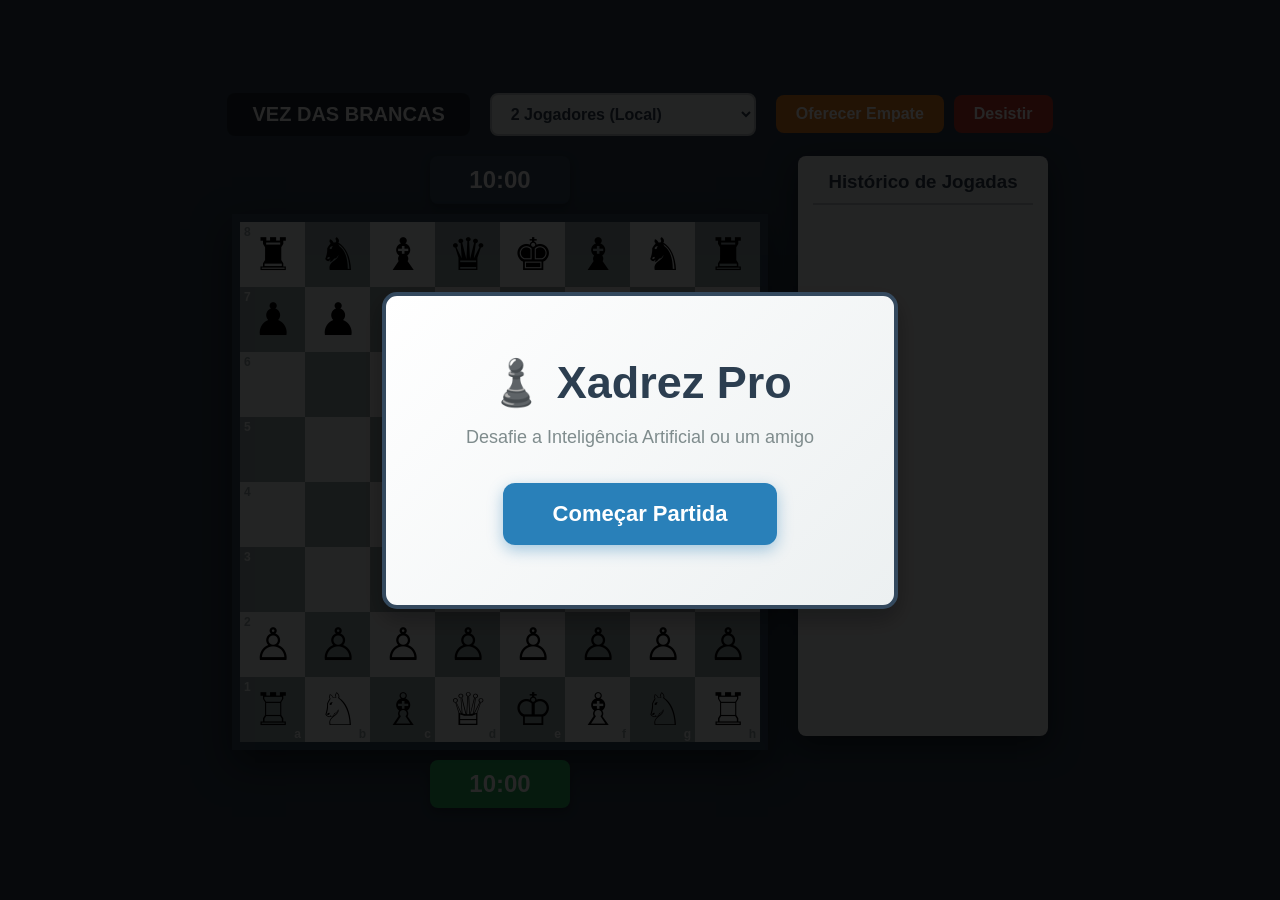
<file: index.html>
<!DOCTYPE html>
<html lang="pt-br">
<head>
    <meta charset="UTF-8">
    <meta name="viewport" content="width=device-width, initial-scale=1.0">
    <title>Xadrez Pro - Edição Grandmaster</title>
    <link rel="stylesheet" href="./style.css">
</head>
    <!-- Google tag (gtag.js) -->
<script async src="https://www.googletagmanager.com/gtag/js?id=G-MW8NNGVYNP"></script>
<script>
  window.dataLayer = window.dataLayer || [];
  function gtag(){dataLayer.push(arguments);}
  gtag('js', new Date());

  gtag('config', 'G-MW8NNGVYNP');
</script>
<body>

    <div id="start-screen" class="overlay start-overlay">
        <div class="modal start-modal">
            <h1 class="title">♟️ Xadrez Pro</h1>
            <p class="subtitle">Desafie a Inteligência Artificial ou um amigo</p>
            <button class="start-btn" onclick="startGame()">Começar Partida</button>
        </div>
    </div>

    <div class="header-container">
        <div id="status">Vez das Brancas</div>
        
        <select id="game-mode" class="modo-jogo">
            <option value="human">2 Jogadores (Local)</option>
            <option value="ai-easy">Contra IA (Fácil)</option>
            <option value="ai-medium">Contra IA (Médio)</option>
            <option value="ai-hard">Contra IA (Difícil)</option>
            <option value="ai-pro">Contra IA (Profissional)</option>
            <option value="ai-gm">Contra IA (Grandmaster 👑)</option>
        </select>

        <div class="button-group">
            <button class="btn-empate" onclick="abrirOferecerEmpate()">Oferecer Empate</button>
            <button class="btn-desistir" onclick="desistir()">Desistir</button>
        </div>
    </div>
    
    <div class="game-layout">
        <div class="board-area">
            <div class="clock" id="clock-black">10:00</div>
            <div id="chessboard"></div>
            <div class="clock active-clock" id="clock-white">10:00</div>
        </div>

        <div class="history-panel">
            <h3>Histórico de Jogadas</h3>
            <ul id="moves-list"></ul>
        </div>
    </div>

    <div id="promotion-overlay" class="overlay">
        <div class="modal">
            <h3 style="color: #2c3e50; margin-top: 0;">Promoção do Peão!</h3>
            <p style="color: #7f8c8d; margin-bottom: 20px;">Escolha a sua nova peça:</p>
            <div id="promotion-options"></div>
        </div>
    </div>

    <div id="draw-overlay" class="overlay">
        <div class="modal">
            <h3 id="draw-text" style="color: #2c3e50; margin-top: 0;">Pedido de Empate</h3>
            <p style="color: #7f8c8d; margin-bottom: 20px;">O adversário aceita o empate?</p>
            <div class="btn-group">
                <button onclick="aceitarEmpate()" style="background: #27ae60;">Aceitar</button>
                <button onclick="recusarEmpate()" style="background: #e74c3c;">Recusar</button>
            </div>
        </div>
    </div>

    <div id="resign-overlay" class="overlay">
        <div class="modal">
            <h3 style="color: #c0392b; margin-top: 0;">Desistir da Partida?</h3>
            <p style="color: #7f8c8d; margin-bottom: 20px;">Você está prestes a declarar derrota. Tem certeza?</p>
            <div class="btn-group">
                <button onclick="confirmarDesistencia()" style="background: #c0392b;">Sim, Desistir</button>
                <button onclick="cancelarDesistencia()" style="background: #95a5a6;">Cancelar</button>
            </div>
        </div>
    </div>

    <div id="game-over-screen" class="overlay">
        <div class="modal">
            <h2 id="winner-text" style="color: #2c3e50;">Fim de Jogo!</h2>
            <button onclick="location.reload()" class="start-btn">Nova Partida</button>
        </div>
    </div>

    <script src="./script.js"></script>
</body>
</html>
</file>
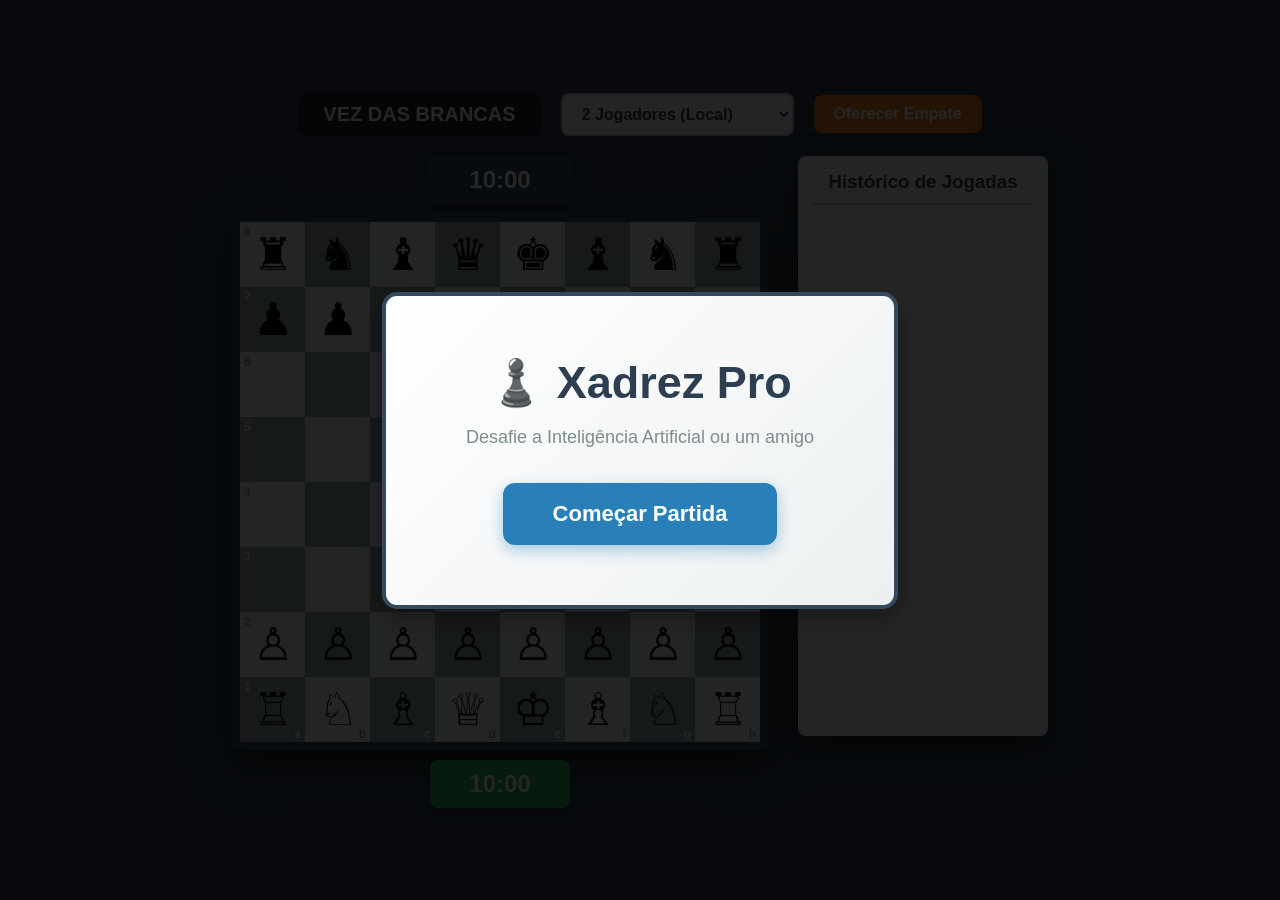
<file: xadrez2.0/Index.html>
<!DOCTYPE html>
<html lang="pt-br">
<head>
    <meta charset="UTF-8">
    <meta name="viewport" content="width=device-width, initial-scale=1.0">
    <title>Xadrez Pro - Edição Definitiva</title>
    <link rel="stylesheet" href="style.css">
</head>
<body>

    <div id="start-screen" class="overlay start-overlay">
        <div class="modal start-modal">
            <h1 class="title">♟️ Xadrez Pro</h1>
            <p class="subtitle">Desafie a Inteligência Artificial ou um amigo</p>
            <button class="start-btn" onclick="startGame()">Começar Partida</button>
        </div>
    </div>

    <div class="header-container">
        <div id="status">Vez das Brancas</div>
        
        <select id="game-mode" class="modo-jogo">
            <option value="human">2 Jogadores (Local)</option>
            <option value="ai-easy">Contra IA (Fácil)</option>
            <option value="ai-medium">Contra IA (Médio)</option>
            <option value="ai-hard">Contra IA (Difícil)</option>
            <option value="ai-pro">Contra IA (Profissional)</option>
        </select>

        <button class="btn-empate" onclick="abrirOferecerEmpate()">Oferecer Empate</button>
    </div>
    
    <div class="game-layout">
        <div class="board-area">
            <div class="clock" id="clock-black">10:00</div>
            <div id="chessboard"></div>
            <div class="clock active-clock" id="clock-white">10:00</div>
        </div>

        <div class="history-panel">
            <h3>Histórico de Jogadas</h3>
            <ul id="moves-list"></ul>
        </div>
    </div>

    <div id="promotion-overlay" class="overlay">
        <div class="modal">
            <h3 style="color: #2c3e50; margin-top: 0;">Promoção do Peão!</h3>
            <p style="color: #7f8c8d; margin-bottom: 20px;">Escolha a peça desejada:</p>
            <div id="promotion-options"></div>
        </div>
    </div>

    <div id="draw-overlay" class="overlay">
        <div class="modal">
            <h3 id="draw-text">Pedido de Empate</h3>
            <div class="btn-group">
                <button onclick="aceitarEmpate()" style="background: #27ae60;">Aceitar</button>
                <button onclick="recusarEmpate()" style="background: #e74c3c;">Recusar</button>
            </div>
        </div>
    </div>

    <div id="game-over-screen" class="overlay">
        <div class="modal">
            <h2 id="winner-text">Fim de Jogo!</h2>
            <button onclick="location.reload()" style="background: #2980b9;">Jogar Novamente</button>
        </div>
    </div>

    <script src="script.js"></script>
</body>
</html>
</file>
<file: style.css>
/* Configurações Globais */
body {
    display: flex;
    flex-direction: column;
    justify-content: center;
    align-items: center;
    height: 100vh;
    background-color: #2c3e50;
    margin: 0;
    font-family: 'Segoe UI', Tahoma, Geneva, Verdana, sans-serif;
}

/* Cabeçalho */
.header-container {
    display: flex;
    gap: 20px;
    align-items: center;
    margin-bottom: 20px;
}

#status {
    color: white;
    font-size: 20px;
    padding: 10px 25px;
    background: rgba(0,0,0,0.4);
    border-radius: 8px;
    text-transform: uppercase;
    font-weight: bold;
}

.modo-jogo {
    padding: 10px 15px;
    font-size: 16px;
    border-radius: 8px;
    background-color: #ecf0f1;
    border: 2px solid #bdc3c7;
    cursor: pointer;
    font-weight: bold;
    color: #2c3e50;
    outline: none;
    transition: 0.3s;
}

.modo-jogo:hover { 
    border-color: #2980b9; 
}

.button-group {
    display: flex;
    gap: 10px;
}

.btn-empate {
    padding: 10px 20px;
    font-size: 16px;
    background: #e67e22;
    color: white;
    border: none;
    border-radius: 8px;
    cursor: pointer;
    font-weight: bold;
    transition: 0.2s;
}

.btn-empate:hover { 
    background: #d35400; 
}

.btn-desistir {
    padding: 10px 20px;
    font-size: 16px;
    background: #c0392b;
    color: white;
    border: none;
    border-radius: 8px;
    cursor: pointer;
    font-weight: bold;
    transition: 0.2s;
}

.btn-desistir:hover { 
    background: #e74c3c; 
}

/* Layout Central */
.game-layout { 
    display: flex; 
    gap: 30px; 
    align-items: flex-start; 
}

.board-area { 
    display: flex; 
    flex-direction: column; 
    gap: 10px; 
    align-items: center; 
}

/* Relógios */
.clock {
    background: #34495e; 
    color: white; 
    padding: 10px 20px;
    font-size: 24px; 
    font-weight: bold; 
    border-radius: 8px; 
    width: 100px; 
    text-align: center;
    box-shadow: 0 4px 10px rgba(0,0,0,0.3); 
    transition: 0.3s;
}

.active-clock { 
    background: #27ae60; 
    color: white; 
}

/* Histórico de Jogadas */
.history-panel {
    background: #ecf0f1; 
    width: 250px; 
    height: 580px; 
    border-radius: 8px;
    box-shadow: 0 10px 30px rgba(0,0,0,0.5); 
    overflow-y: auto; 
    padding: 15px; 
    box-sizing: border-box;
}

.history-panel h3 { 
    margin-top: 0; 
    text-align: center; 
    color: #2c3e50; 
    border-bottom: 2px solid #bdc3c7; 
    padding-bottom: 10px; 
}

#moves-list { 
    list-style: none; 
    padding: 0; 
    margin: 0; 
    font-size: 16px; 
    color: #333; 
}

#moves-list li { 
    padding: 8px; 
    border-bottom: 1px solid #ddd; 
    display: flex; 
    justify-content: space-between; 
}

#moves-list li:nth-child(even) { 
    background: #f9f9f9; 
}

/* Tabuleiro */
#chessboard {
    display: grid; 
    grid-template-columns: repeat(8, 65px); 
    grid-template-rows: repeat(8, 65px);
    border: 8px solid #34495e; 
    box-shadow: 0 15px 35px rgba(0,0,0,0.5); 
    background-color: #ecf0f1;
}

.square { 
    width: 65px; 
    height: 65px; 
    display: flex; 
    justify-content: center; 
    align-items: center; 
    font-size: 45px; 
    cursor: pointer; 
    user-select: none; 
    position: relative; 
}

.white { 
    background-color: #ecf0f1; 
}

.black { 
    background-color: #95a5a6; 
}

.selected { 
    background-color: #f1c40f !important; 
}

/* Guias Visuais */
.possible-move::after { 
    content: ''; 
    width: 18px; 
    height: 18px; 
    background: rgba(0,0,0,0.15); 
    border-radius: 50%; 
    position: absolute; 
}

.has-enemy { 
    box-shadow: inset 0 0 0 6px rgba(231, 76, 60, 0.5); 
}

.has-enemy::after { 
    display: none; 
}

/* Notação Algébrica */
.coord-rank { 
    position: absolute; 
    top: 3px; 
    left: 4px; 
    font-size: 12px; 
    font-weight: bold; 
    pointer-events: none; 
}

.coord-file { 
    position: absolute; 
    bottom: 1px; 
    right: 4px; 
    font-size: 12px; 
    font-weight: bold; 
    pointer-events: none; 
}

.white .coord-rank, .white .coord-file { 
    color: #95a5a6; 
}

.black .coord-rank, .black .coord-file { 
    color: #ecf0f1; 
}

/* Modais (Telas Sobrepostas) */
.overlay { 
    display: none; 
    position: fixed; 
    top: 0; 
    left: 0; 
    width: 100%; 
    height: 100%; 
    background: rgba(0,0,0,0.85); 
    justify-content: center; 
    align-items: center; 
    z-index: 100; 
}

.start-overlay { 
    display: flex; 
}

.modal { 
    background: white; 
    padding: 40px; 
    border-radius: 15px; 
    text-align: center; 
    box-shadow: 0 10px 25px rgba(0,0,0,0.3); 
}

.modal h2, .modal h3 { 
    margin-top: 0; 
    color: #2c3e50; 
}

.btn-group, #promotion-options { 
    display: flex; 
    gap: 15px; 
    justify-content: center; 
    margin-top: 20px; 
}

.start-modal { 
    padding: 60px 80px; 
    background: linear-gradient(135deg, #ffffff, #ecf0f1); 
    border: 4px solid #34495e; 
}

.start-modal .title { 
    font-size: 45px; 
    color: #2c3e50; 
    margin-bottom: 10px; 
    margin-top: 0; 
}

.start-modal .subtitle { 
    font-size: 18px; 
    color: #7f8c8d; 
    margin-bottom: 35px; 
}

.start-btn { 
    font-size: 22px; 
    padding: 18px 50px; 
    background: #2980b9; 
    color: white; 
    border: none; 
    border-radius: 12px; 
    cursor: pointer; 
    font-weight: bold; 
    transition: 0.3s; 
    box-shadow: 0 5px 15px rgba(41, 128, 185, 0.4); 
}

.start-btn:hover { 
    background: #3498db; 
    transform: scale(1.05); 
}

.promo-btn { 
    font-family: 'Segoe UI', Arial, sans-serif; 
    display: flex; 
    justify-content: center; 
    align-items: center; 
    font-size: 50px; 
    width: 80px; 
    height: 80px; 
    cursor: pointer; 
    border: 3px solid #ddd; 
    background: #f9f9f9; 
    border-radius: 12px; 
    color: #333; 
    transition: all 0.2s; 
}

.promo-btn:hover { 
    background: #ecf0f1; 
    border-color: #27ae60; 
    transform: scale(1.05); 
}

.modal button:not(.promo-btn):not(.start-btn) { 
    padding: 12px 25px; 
    font-size: 18px; 
    cursor: pointer; 
    color: white; 
    border: none; 
    border-radius: 8px; 
    font-weight: bold; 
    transition: 0.3s; 
}

.modal button:not(.promo-btn):not(.start-btn):hover { 
    filter: brightness(1.1); 
}
</file>
<file: xadrez2.0/style.css>
/* Configurações Globais */
body {
    display: flex;
    flex-direction: column;
    justify-content: center;
    align-items: center;
    height: 100vh;
    background-color: #2c3e50;
    margin: 0;
    font-family: 'Segoe UI', Tahoma, Geneva, Verdana, sans-serif;
}

/* Cabeçalho */
.header-container { display: flex; gap: 20px; align-items: center; margin-bottom: 20px; }

#status {
    color: white; font-size: 20px; padding: 10px 25px;
    background: rgba(0,0,0,0.4); border-radius: 8px; text-transform: uppercase; font-weight: bold;
}

.modo-jogo {
    padding: 10px 15px; font-size: 16px; border-radius: 8px;
    background-color: #ecf0f1; border: 2px solid #bdc3c7;
    cursor: pointer; font-weight: bold; color: #2c3e50; outline: none; transition: 0.3s;
}
.modo-jogo:hover { border-color: #2980b9; }

.btn-empate {
    padding: 10px 20px; font-size: 16px; background: #e67e22; color: white;
    border: none; border-radius: 8px; cursor: pointer; font-weight: bold; transition: 0.2s;
}
.btn-empate:hover { background: #d35400; }

/* Layout Central */
.game-layout { display: flex; gap: 30px; align-items: flex-start; }
.board-area { display: flex; flex-direction: column; gap: 10px; align-items: center; }

/* Relógios */
.clock {
    background: #34495e; color: white; padding: 10px 20px;
    font-size: 24px; font-weight: bold; border-radius: 8px; width: 100px; text-align: center;
    box-shadow: 0 4px 10px rgba(0,0,0,0.3); transition: 0.3s;
}
.active-clock { background: #27ae60; color: white; }

/* Histórico de Jogadas */
.history-panel {
    background: #ecf0f1; width: 250px; height: 580px; border-radius: 8px;
    box-shadow: 0 10px 30px rgba(0,0,0,0.5); overflow-y: auto; padding: 15px; box-sizing: border-box;
}
.history-panel h3 { margin-top: 0; text-align: center; color: #2c3e50; border-bottom: 2px solid #bdc3c7; padding-bottom: 10px; }
#moves-list { list-style: none; padding: 0; margin: 0; font-size: 16px; color: #333; }
#moves-list li { padding: 8px; border-bottom: 1px solid #ddd; display: flex; justify-content: space-between; }
#moves-list li:nth-child(even) { background: #f9f9f9; }

/* Tabuleiro */
#chessboard {
    display: grid; grid-template-columns: repeat(8, 65px); grid-template-rows: repeat(8, 65px);
    border: 8px solid #34495e; box-shadow: 0 15px 35px rgba(0,0,0,0.5); background-color: #ecf0f1;
}

.square { 
    width: 65px; height: 65px; display: flex; justify-content: center; align-items: center; 
    font-size: 45px; cursor: pointer; user-select: none; position: relative; 
}
.white { background-color: #ecf0f1; }
.black { background-color: #95a5a6; }
.selected { background-color: #f1c40f !important; }

/* Guias Visuais */
.possible-move::after { content: ''; width: 18px; height: 18px; background: rgba(0,0,0,0.15); border-radius: 50%; position: absolute; }
.has-enemy { box-shadow: inset 0 0 0 6px rgba(231, 76, 60, 0.5); }
.has-enemy::after { display: none; }

/* Notação Algébrica */
.coord-rank { position: absolute; top: 3px; left: 4px; font-size: 12px; font-weight: bold; pointer-events: none; }
.coord-file { position: absolute; bottom: 1px; right: 4px; font-size: 12px; font-weight: bold; pointer-events: none; }
.white .coord-rank, .white .coord-file { color: #95a5a6; }
.black .coord-rank, .black .coord-file { color: #ecf0f1; }

/* Modais (Telas Sobrepostas) */
.overlay { display: none; position: fixed; top: 0; left: 0; width: 100%; height: 100%; background: rgba(0,0,0,0.85); justify-content: center; align-items: center; z-index: 100; }
.start-overlay { display: flex; } /* Ativo por padrão na carga da página */

.modal { background: white; padding: 40px; border-radius: 15px; text-align: center; box-shadow: 0 10px 25px rgba(0,0,0,0.3); }
.modal h2, .modal h3 { margin-top: 0; color: #2c3e50; }

.btn-group, #promotion-options { display: flex; gap: 15px; justify-content: center; margin-top: 20px; }

/* Tela de Início Específica */
.start-modal { padding: 60px 80px; background: linear-gradient(135deg, #ffffff, #ecf0f1); border: 4px solid #34495e; }
.start-modal .title { font-size: 45px; color: #2c3e50; margin-bottom: 10px; margin-top: 0; }
.start-modal .subtitle { font-size: 18px; color: #7f8c8d; margin-bottom: 35px; }
.start-btn { font-size: 22px; padding: 18px 50px; background: #2980b9; color: white; border: none; border-radius: 12px; cursor: pointer; font-weight: bold; transition: 0.3s; box-shadow: 0 5px 15px rgba(41, 128, 185, 0.4); }
.start-btn:hover { background: #3498db; transform: scale(1.05); }

/* Botões da Promoção e Modais em Geral */
.promo-btn { font-family: 'Segoe UI', Arial, sans-serif; display: flex; justify-content: center; align-items: center; font-size: 50px; width: 80px; height: 80px; cursor: pointer; border: 3px solid #ddd; background: #f9f9f9; border-radius: 12px; color: #333; transition: all 0.2s; }
.promo-btn:hover { background: #ecf0f1; border-color: #27ae60; transform: scale(1.05); }
.modal button:not(.promo-btn):not(.start-btn) { padding: 12px 25px; font-size: 18px; cursor: pointer; color: white; background: #27ae60; border: none; border-radius: 8px; font-weight: bold; transition: 0.3s; }
.modal button:not(.promo-btn):not(.start-btn):hover { filter: brightness(1.1); }
</file>
